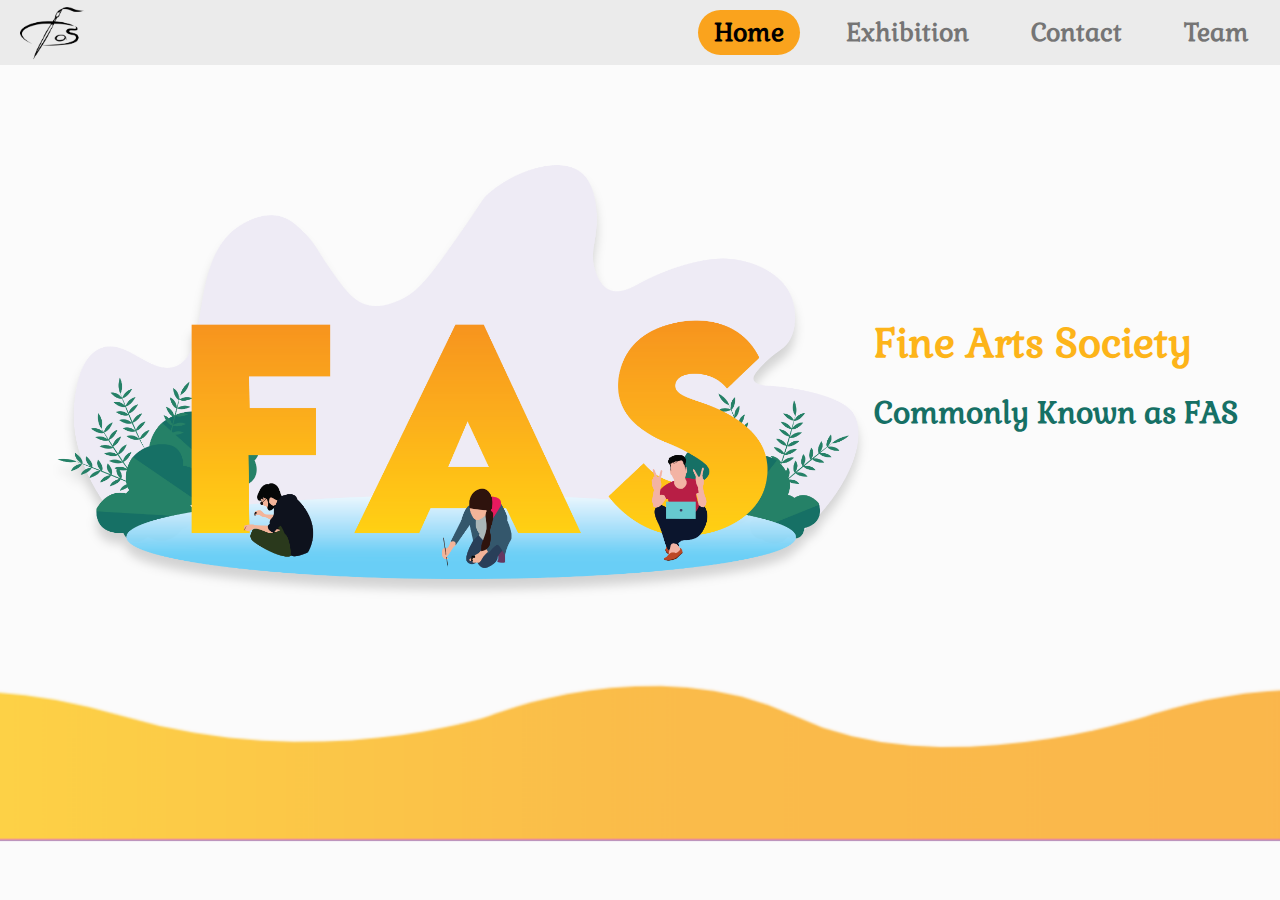
<file: index.html>
<!doctype html>
<html lang="en">
    <head>
        <link rel="stylesheet" type="text/css" href="index.css">
        <link rel="stylesheet" href="navbar.css">
        <!-- Required meta tags -->
        <meta charset="utf-8">
        <meta name="viewport" content="width=device-width, initial-scale=1, shrink-to-fit=no">
        
        <!-- Bootstrap CSS -->
        <link rel="stylesheet" href="https://stackpath.bootstrapcdn.com/bootstrap/4.5.2/css/bootstrap.min.css" integrity="sha384-JcKb8q3iqJ61gNV9KGb8thSsNjpSL0n8PARn9HuZOnIxN0hoP+VmmDGMN5t9UJ0Z" crossorigin="anonymous">
        <!-- font family -->
        <link href="https://fonts.googleapis.com/css2?family=Gabriela&display=swap" rel="stylesheet">
        
        <title>Fine Arts Society</title>
    </head>
  <body>
    
          
          
          <nav class="navbar navbar-expand-lg navbar-light bg-tansparent" id = "navb">
              <a class="navbar-brand logo" href="#"></a>
              <button class="navbar-toggler" type="button" data-toggle="collapse" data-target="#navbarSupportedContent" aria-controls="navbarSupportedContent" aria-expanded="false" aria-label="Toggle navigation">
                  <span class="navbar-toggler-icon"></span>
                </button>
                <div class="collapse navbar-collapse" id="navbarSupportedContent">
                    <ul class="navbar-nav mr-auto">
                        
                    </ul>
          <form class="form-inline my-2 my-lg-0">
              
            <ul class="navbar-nav mr-auto rolf">
                <li class="nav-item active">
                  <a class="nav-link lol home" href="#">Home <span class="sr-only">(current)</span></a>
                </li>
                <li class="nav-item">
                    <a class="nav-link lol" href="exhibition.html">Exhibition</a>
                </li>
                <li class="nav-item">
                    <a class="nav-link lol" href="Fais_contact.html">Contact</a>
                </li>
                <li class="nav-item">
                    <div class="drop">
                        <a class="nav-link lol" href="2016.html"> Team</a>
                    <div class="drop-content">
                        <a href="2016.html">2016</a>
                        <a href="2017.html">2017</a>
                        <a href="2018.html">2018</a>
                        <a href="2019.html">2019</a>
                        </div>
                    </div>
                </li>
                
            </ul>
        </form>
    </div>
</nav>

<div class="main">
    <div class="mainImg"></div>
    <div class="maintext">
        <p class="text">
            Fine Arts Society
        </p>
        <p class="text2">Commonly Known as FAS</p>
    </div>
</div>

<div class="wave"></div> 



<!-- Optional JavaScript -->
<!-- jQuery first, then Popper.js, then Bootstrap JS -->
<script src="https://code.jquery.com/jquery-3.5.1.slim.min.js" integrity="sha384-DfXdz2htPH0lsSSs5nCTpuj/zy4C+OGpamoFVy38MVBnE+IbbVYUew+OrCXaRkfj" crossorigin="anonymous"></script>
<script src="https://cdn.jsdelivr.net/npm/popper.js@1.16.1/dist/umd/popper.min.js" integrity="sha384-9/reFTGAW83EW2RDu2S0VKaIzap3H66lZH81PoYlFhbGU+6BZp6G7niu735Sk7lN" crossorigin="anonymous"></script>
<script src="https://stackpath.bootstrapcdn.com/bootstrap/4.5.2/js/bootstrap.min.js" integrity="sha384-B4gt1jrGC7Jh4AgTPSdUtOBvfO8shuf57BaghqFfPlYxofvL8/KUEfYiJOMMV+rV" crossorigin="anonymous"></script>
</body>
</html>
</file>
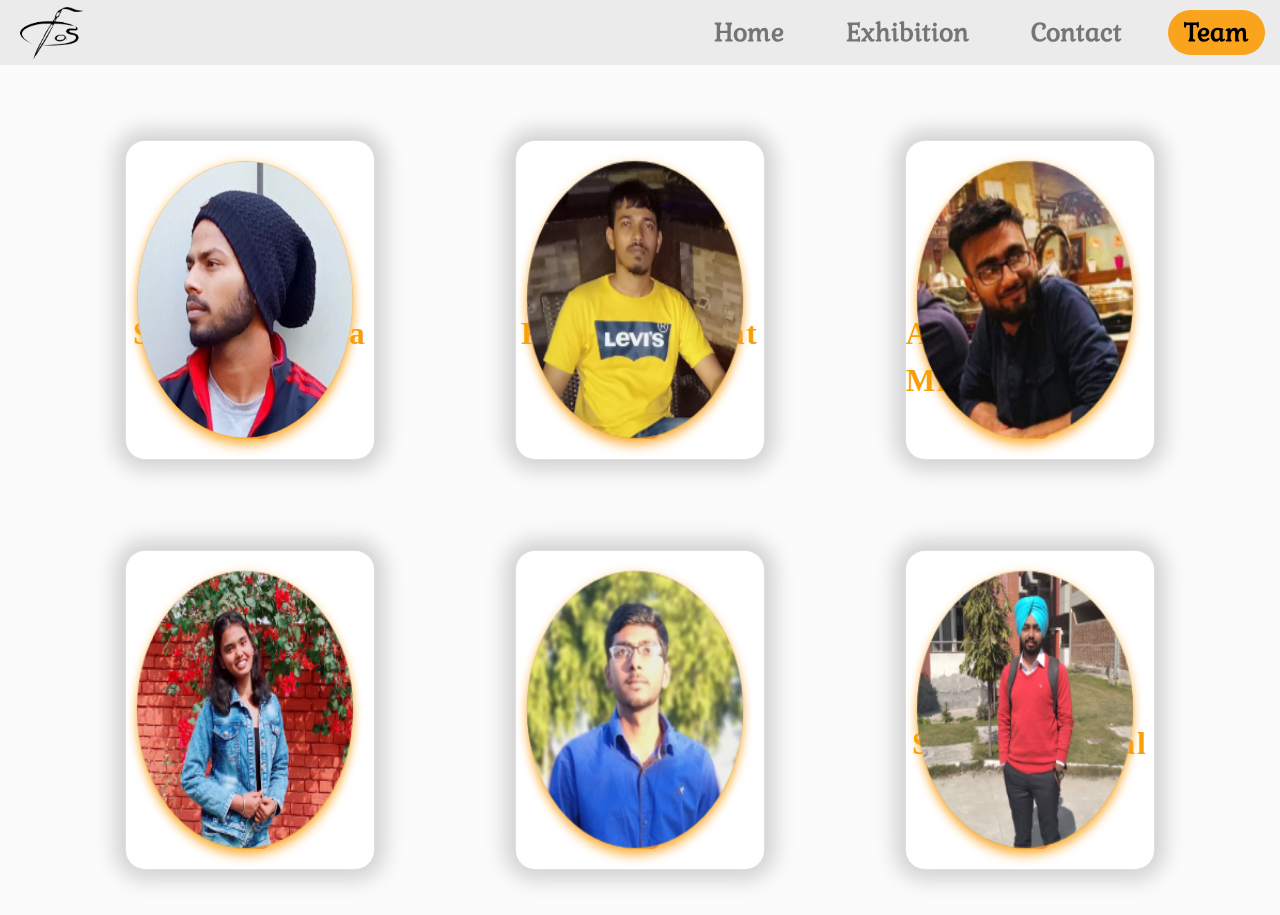
<file: 2016.html>
<!doctype html>
<html lang="en">

<head>
    <link rel="stylesheet" type="text/css" href="team.css">
    <link rel="stylesheet" href="navbar.css">
    <!-- Required meta tags -->
    <meta charset="utf-8">
    <meta name="viewport" content="width=device-width, initial-scale=1, shrink-to-fit=no">

    <!-- Bootstrap CSS -->
    <link rel="stylesheet" href="https://stackpath.bootstrapcdn.com/bootstrap/4.5.2/css/bootstrap.min.css"
        integrity="sha384-JcKb8q3iqJ61gNV9KGb8thSsNjpSL0n8PARn9HuZOnIxN0hoP+VmmDGMN5t9UJ0Z" crossorigin="anonymous">
    <!-- font family -->
    <link href="https://fonts.googleapis.com/css2?family=Gabriela&display=swap" rel="stylesheet">
    <script src="js/lightbox-plus-jquery.min.js"></script>
    <link rel="stylesheet" type="text/css" href="css/lightbox.min.css">

    <title>2016</title>
</head>

<body>


    <nav class="navbar navbar-expand-lg navbar-light " id = "navb">
        <a class="navbar-brand logo" href="index.html"></a>
        <button class="navbar-toggler" type="button" data-toggle="collapse" data-target="#navbarSupportedContent"
            aria-controls="navbarSupportedContent" aria-expanded="false" aria-label="Toggle navigation">
            <span class="navbar-toggler-icon"></span>
        </button>
        <div class="collapse navbar-collapse" id="navbarSupportedContent">
            <ul class="navbar-nav mr-auto">

            </ul>
            <form class="form-inline my-2 my-lg-0">

                <ul class="navbar-nav mr-auto rolf ">
                    <ul class="navbar-nav mr-auto rolf ">
                        <a class="nav-link lol " href="index.html">Home</a>
                        </li>
                        <li class="nav-item ">
                            <a class="nav-link lol" href="exhibition.html"> Exhibition<span
                                    class="sr-only">(current)</span></a>
                        </li>
                        <li class="nav-item">
                        <li class="nav-item">
                            <a class="nav-link lol" href="Fais_contact.html">Contact</a>

                        </li>
                        <li class="nav-item active">
                            <div class="drop">
                                <a class="nav-link lol home" href="#"> Team</a>
                                <div class="drop-content">
                                    <a class="present" href="#">2016</a>
                                    <a href="2017.html">2017</a>
                                    <a href="2018.html">2018</a>
                                    <a href="2019.html">2019</a>
                                </div>
                            </div>
                        </li>

                    </ul>
            </form>
        </div>
    </nav>



    <div class="contain">

        <div class="container-1">
            <div class="card">
                <div class="info">
                    <div class="name">Sandeep Verma</div>

                    <div class="divider"></div>
                    <div class="bio">
                        <a href="https://instagram.com/sandeep.verma65?igshid=185rmp8o4j2jz" target="blank">
                            <div class="insta">
                            </div>
                        </a>
                    </div>
                    <div class="branch">ECE</div>
                </div>
                <div class="photo"><img src="image/sandy_big.png" alt=""></div>
            </div>


            <div class="card">
                <div class="info">
                    <div class="name">Kirtiraj Bhagat</div>

                    <div class="divider"></div>
                    <div class="bio">
                        <a href="https://instagram.com/kirtirajbhagat?igshid=1c12whoqom8s1" target="blank">
                            <div class="insta">
                            </div>
                        </a>
                    </div>
                    <div class="branch">CSE</div>
                </div>
                <div class="photo"><img src="image/Kirtiraj.png" alt=""></div>
            </div>


            <div class="card">
                <div class="info">
                    <div class="name">Abhishek Mishra</div>

                    <div class="divider"></div>
                    <div class="bio">
                        <a href="https://instagram.com/logan_abhi?igshid=1jwuh051i204x" target="blank">
                            <div class="insta">
                            </div>
                        </a>
                    </div>
                    <div class="branch">TT</div>
                </div>
                <div class="photo"><img src="image/Abhishek.png" alt=""></div>
            </div>


        </div>

        <div class="container-1">

            <div class="card">
                <div class="info">
                    <div class="name">Rupali Rani</div>

                    <div class="divider"></div>
                    <div class="bio">
                        <a href="https://instagram.com/rupali_700?igshid=tup0mtslef9d" target="blank">
                            <div class="insta">
                            </div>
                        </a>
                    </div>
                    <div class="branch">CHE</div>
                </div>
                <div class="photo"><img src="image/rupali.png" alt=""></div>
            </div>

            <div class="card">
                <div class="info">
                    <div class="name">Ankur Gupta</div>

                    <div class="divider"></div>
                    <div class="bio">
                        <a href="https://instagram.com/ankur.art?igshid=bjegc88ac12g" target="blank">
                            <div class="insta">
                            </div>
                        </a>
                    </div>
                    <div class="branch">CHE</div>
                </div>
                <div class="photo"><img src="image/Ankur.png" alt=""></div>
            </div>


            <div class="card">
                <div class="info">
                    <div class="name">Sukhrippen Pal</div>

                    <div class="divider"></div>
                    <div class="bio">
                        <a href="https://instagram.com/sukhrippen_padhri?igshid=ezwguz1v6urx" target="blank">
                            <div class="insta">
                            </div>
                        </a>
                    </div>
                    <div class="branch">CE</div>
                </div>
                <div class="photo"><img src="image/sukhrippen.png" alt=""></div>
            </div>
        </div>
    </div>

    <script src="https://code.jquery.com/jquery-3.5.1.slim.min.js"
        integrity="sha384-DfXdz2htPH0lsSSs5nCTpuj/zy4C+OGpamoFVy38MVBnE+IbbVYUew+OrCXaRkfj"
        crossorigin="anonymous"></script>
    <script src="https://cdn.jsdelivr.net/npm/popper.js@1.16.1/dist/umd/popper.min.js"
        integrity="sha384-9/reFTGAW83EW2RDu2S0VKaIzap3H66lZH81PoYlFhbGU+6BZp6G7niu735Sk7lN"
        crossorigin="anonymous"></script>
    <script src="https://stackpath.bootstrapcdn.com/bootstrap/4.5.2/js/bootstrap.min.js"
        integrity="sha384-B4gt1jrGC7Jh4AgTPSdUtOBvfO8shuf57BaghqFfPlYxofvL8/KUEfYiJOMMV+rV"
        crossorigin="anonymous"></script>
</body>

</html>
</file>
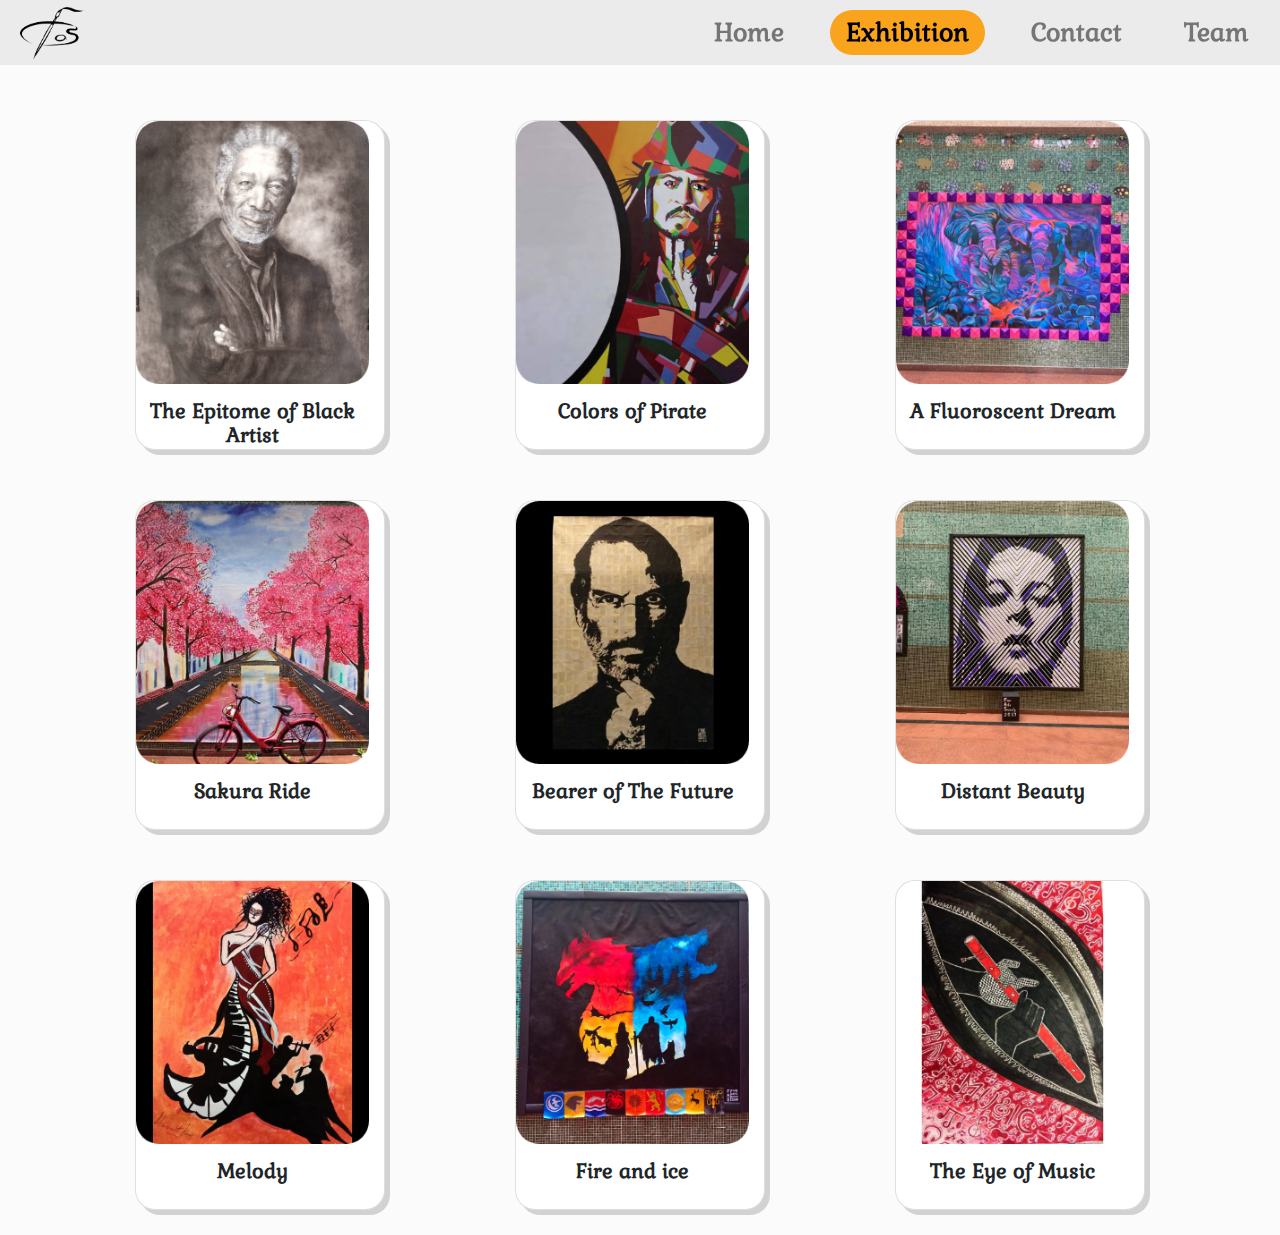
<file: exhibition.html>
<!doctype html>
<html lang="en">

<head>
    <link rel="stylesheet" type="text/css" href="exhibition.css">
    <link rel="stylesheet" href="navbar.css">
    <!-- Required meta tags -->
    <meta charset="utf-8">
    <meta name="viewport" content="width=device-width, initial-scale=1, shrink-to-fit=no">

    <!-- Bootstrap CSS -->
    <link rel="stylesheet" href="https://stackpath.bootstrapcdn.com/bootstrap/4.5.2/css/bootstrap.min.css"
        integrity="sha384-JcKb8q3iqJ61gNV9KGb8thSsNjpSL0n8PARn9HuZOnIxN0hoP+VmmDGMN5t9UJ0Z" crossorigin="anonymous">
    <!-- font family -->
    <link href="https://fonts.googleapis.com/css2?family=Gabriela&display=swap" rel="stylesheet">
    <script src="js/lightbox-plus-jquery.min.js"></script>
    <link rel="stylesheet" type="text/css" href="css/lightbox.min.css">

    <title>Exhibition</title>
</head>

<body>



    <nav class="navbar navbar-expand-lg navbar-light " id = "navb">
        <a class="navbar-brand logo" href="index.html"></a>
        <button class="navbar-toggler" type="button" data-toggle="collapse" data-target="#navbarSupportedContent"
            aria-controls="navbarSupportedContent" aria-expanded="false" aria-label="Toggle navigation">
            <span class="navbar-toggler-icon"></span>
        </button>
        <div class="collapse navbar-collapse" id="navbarSupportedContent">
            <ul class="navbar-nav mr-auto">

            </ul>
            <form class="form-inline my-2 my-lg-0">

                <ul class="navbar-nav mr-auto rolf ">
                    <ul class="navbar-nav mr-auto rolf ">
                        <a class="nav-link lol " href="index.html">Home</a>
                        </li>
                        <li class="nav-item active">
                            <a class="nav-link lol home" href="#"> Exhibition<span class="sr-only">(current)</span></a>
                        </li>
                        <li class="nav-item">
                        <li class="nav-item">
                            <a class="nav-link lol" href="Fais_contact.html">Contact</a>
                        </li>
                        <li class="nav-item ">
                            <div class="drop">
                                <a class="nav-link lol" href="2016.html"> Team</a>
                                <div class="drop-content">
                                    <a href="2016.html">2016</a>
                                    <a href="2017.html">2017</a>
                                    <a href="2018.html">2018</a>
                                    <a href="2019.html">2019</a>
                                </div>
                            </div>
                        </li>

                    </ul>
            </form>
        </div>
    </nav>



    <div class="contain">

        <div class="container-1">
            <div class="card">
                <a href="image/big1.png" data-lightbox="mygallery" data-title="The Epitome of Black Artist"><img src="image/F1.png"
                        alt="Avatar" style="width:100%"></a>
                <div class="overtext">
                    <h5><b>The Epitome of Black Artist</b></h5>
                </div>
            </div>

            <div class="card">
                <a href="image/big21.png" data-lightbox="mygallery" data-title="Colors of Pirate"><img
                        src="image/F2.png" alt="Avatar" style="width:100%"></a>
                <div class="overtext">
                    <h5><b>Colors of Pirate</b></h5>
                </div>
            </div>

            <div class="card">
                <a href="image/big3.png" data-lightbox="mygallery" data-title="A Fluoroscent Dream"><img src="image/F3.png"
                        alt="Avatar" style="width:100%"></a>
                <div class="overtext">
                    <h5><b>A Fluoroscent Dream</b></h5>
                </div>
            </div>

        </div>

        <div class="container-2">

            <div class="card">
                <a href="image/big4.png" data-lightbox="mygallery" data-title="Sakura Ride"><img src="image/F4.png"
                        alt="Avatar" style="width:100%"></a>
                <div class="overtext">
                    <h5><b>Sakura Ride</b></h5>
                </div>
            </div>

            <div class="card">
                <a href="image/big7.png" data-lightbox="mygallery" data-title="Bearer of The Future"><img src="image/F7.png"
                        alt="Avatar" style="width:100%"></a>
                <div class="overtext">
                    <h5><b>Bearer of The Future</b></h5>
                </div>
            </div>

            <div class="card">
                <a href="image/big5.png" data-lightbox="mygallery" data-title="Distant Beauty"><img src="image/F8.png"
                        alt="Avatar" style="width:100%"></a>
                <div class="overtext">
                    <h5><b>Distant Beauty</b></h5>
                </div>
            </div>

        </div>

        <div class="container-3">

            <div class="card">
                <a href="image/big9.png" data-lightbox="mygallery" data-title="Melody"><img src="image/F9.png"
                        alt="Avatar" style="width:100%"></a>
                <div class="overtext">
                    <h5><b>Melody</b></h5>
                </div>
            </div>

            <div class="card">
                <a href="image/big6.png" data-lightbox="mygallery" data-title="Fire and ice"><img src="image/F10.png"
                        alt="Avatar" style="width:100%"></a>
                <div class="overtext">
                    <h5><b>Fire and ice</b></h5>
                </div>
            </div>

            <div class="card">
                <a href="image/big8.png" data-lightbox="mygallery" data-title="The Eye of Music"><img src="image/F11.png"
                        alt="Avatar" style="width:100%"></a>
                <div class="overtext">
                    <h5><b>The Eye of Music</b></h5>
                </div>
            </div>

        </div>


    </div>


    <!-- Optional JavaScript -->
    <!-- jQuery first, then Popper.js, then Bootstrap JS -->
    <script src="https://code.jquery.com/jquery-3.5.1.slim.min.js"
        integrity="sha384-DfXdz2htPH0lsSSs5nCTpuj/zy4C+OGpamoFVy38MVBnE+IbbVYUew+OrCXaRkfj"
        crossorigin="anonymous"></script>
    <script src="https://cdn.jsdelivr.net/npm/popper.js@1.16.1/dist/umd/popper.min.js"
        integrity="sha384-9/reFTGAW83EW2RDu2S0VKaIzap3H66lZH81PoYlFhbGU+6BZp6G7niu735Sk7lN"
        crossorigin="anonymous"></script>
    <script src="https://stackpath.bootstrapcdn.com/bootstrap/4.5.2/js/bootstrap.min.js"
        integrity="sha384-B4gt1jrGC7Jh4AgTPSdUtOBvfO8shuf57BaghqFfPlYxofvL8/KUEfYiJOMMV+rV"
        crossorigin="anonymous"></script>
</body>

</html>
</file>
<file: index.css>
.main{
  
    display: flex;
    flex-wrap: wrap;
    justify-content: center;
    align-items: center;
    margin-top:25px;

}
.mainImg{
    background-image: url("image/FAS5@2x.png");
    height:65vh;
    width: 65vw;
    background-position: center;
    background-size: contain;
    padding: 0px !important;
    background-repeat: no-repeat;
  
}

.text{
    font-size: 40px;
   font-weight: bold;
    color: #FDB419;
}
.text2{
    font-size: 30px;
    font-weight: bold;
    color: #167065;
}

.wave{
    width: 100vw;
    height: 18.5vh;
 
    background-image: url("image/wave.PNG");
    background-position: center;
    background-size: cover;
    background-repeat: no-repeat;

}

@media (max-width:1025px){

.wave{
    display: none;
}
}

@media (max-width:600px){
    .mainImg{
        height: 50vh;
    }
}
</file>
<file: navbar.css>
/* for navbar */

body{
  overflow-x: hidden;
}
a.nav-link.lol{
    padding: 4px 16px !important;
    font-size: 25px; 
    font-weight: bold;
    margin: 0px 15px;
}

nav{
    color: #707070;
    position:sticky !important;
    background-color:rgba(233,233,233,0.9);
    z-index:5;
    top: 0px;
}

a.nav-link.lol:hover{

    background-color: #FAA31D;
    border-radius: 60px;
    color: white !important;
}

*{
    font-family: 'Gabriela', serif;
    margin: 0px;
    padding: 0px;
}
body{ 
    width: 100vw;
    background-color:#fbfbfb !important;
   
}
.logo{
    margin-left: 20px;
    background-image: url(image/fas-logo-png_smal.png);
    height: 65px;
    width: 65px;
    background-repeat: no-repeat;
    background-size: contain;
}

.home{
    background-color: #FAA31D !important;
    border-radius: 60px;;
    color: black !important;
}

 /*for team dropdown*/
 .drop {
    position: relative;
    display: inline-block;
  }
  
  .drop-content {
    display: none;
    position: absolute;
    background-color: #f9f9f9;
    min-width: 160px;
    box-shadow: 0px 8px 16px 0px rgba(0,0,0,0.2);
    z-index: 1;
   
  }
  
  .drop-content a {
    color: black;
    padding: 12px 16px;
    text-decoration: none !important;
    display: block;
  }
  
  .drop-content a:hover {background-color:#FAA31D;
    color: white;
}
  
  .drop:hover .drop-content {
    display: block;

  }
#navb{
    padding:0;
}
</file>
<file: team.css>
/* for body after navbar */
.contain{
    margin-top: 30px;
    display: flex;
    flex-direction: column;
    width: 100vw;
    max-width: 100%;
   }
.container-1{
    display: flex;
    flex-wrap: wrap;
    justify-content: space-evenly;
    margin: 15px;
}
  img {
    border-radius: 15px ;
  }
.overtext{
      margin-top: 15px;
  }

 /*for card */
 .card{
  background-color:#8f7e7e;
  height: 320px;
  width:250px;
  position : absolute;
  margin:30px;
  top:0;
  bottom: 0;
  left : 0;
  right : 0;
  border-radius:20px !important;
  box-shadow: 0 0 20px 10px rgba(192,192,192,0.7);
}
.info{
  height: 100%;
  width: 100%;
  display:flex;
  justify-content:center;
}
.name{
  font-size:31px;
  font-family: Gabriola;
  color:#f79f08;
  position:absolute;
  top:170px;
  font-weight:600;
  letter-spacing: 2px;
}
.branch{
  font-size:25px;
  font-family: Gabriola;
  color:black;
  font-weight: bold;
  position:absolute;
  top: 220px;
  font-weight:600;
  letter-spacing: 2px;
}
.divider{
  background-color:#949594;
  height:1.5px;
  width:50px;
   position:absolute;
  top:155px;
  z-index: 1;
}

.bio{position: absolute;
  bottom: 0px;
}

img{
  height:100%;
  width:100%;
   position:absolute;
  bottom:-5px;
  left: -5px;
  
  background-size:100% 100%;
  background-repeat: no-repeat;
  z-index: 3;
  transition:0.3s;
}
.card:hover img{
  transform:scale(0.8,0.6) translateY(-200px);
   background-size:100% 100%;
  background-position: 0 -25px;
  border-radius:30%;
  z-index: 2;
}
.insta{
  position: absolute;
  bottom: 20px;
  right: -20px;
  height: 40px;
  width: 40px;
  background-repeat: no-repeat;
  background-size: cover;
  background-image: url(image/instagram-icon_32x32.png);
} 

.present{
  background-color:#D3D3D3;
}
  .card:hover {
    box-shadow: 16px 16px 8px 0 #00000029;
      transform:scale(1.1);
  }
</file>
<file: exhibition.css>
/* for body after navbar */

.contain{
    margin-top: 30px;
    display: flex;
    flex-direction: column;
    max-width: 100%;
    width:100vw;
}

.container-1{
    display: flex;
    flex-wrap: wrap;
    justify-content: space-evenly;
    margin: 15px;

}
.container-2{
    display: flex;
    flex-wrap: wrap;
    justify-content: space-evenly;
    margin: 15px;
}
.container-3{
    display: flex;
    flex-wrap: wrap;
    justify-content: space-evenly;
    margin: 15px;
}

.card {
    box-shadow:5px 5px 0 0 #00000029;
    width: 250px;
   height: 330px;
   border-radius: 20px !important;
      padding-right:15px;
      /* margin-left:130px; */
    text-align: center;
    margin: 10px;
  }

  .card:hover {
    box-shadow: 16px 16px 8px 0 #00000029;
      transform:scale(1.1);
  }

  img {
    border-radius: 15px ;
  }

  .overtext{
      margin-top: 15px;
  }
</file>
